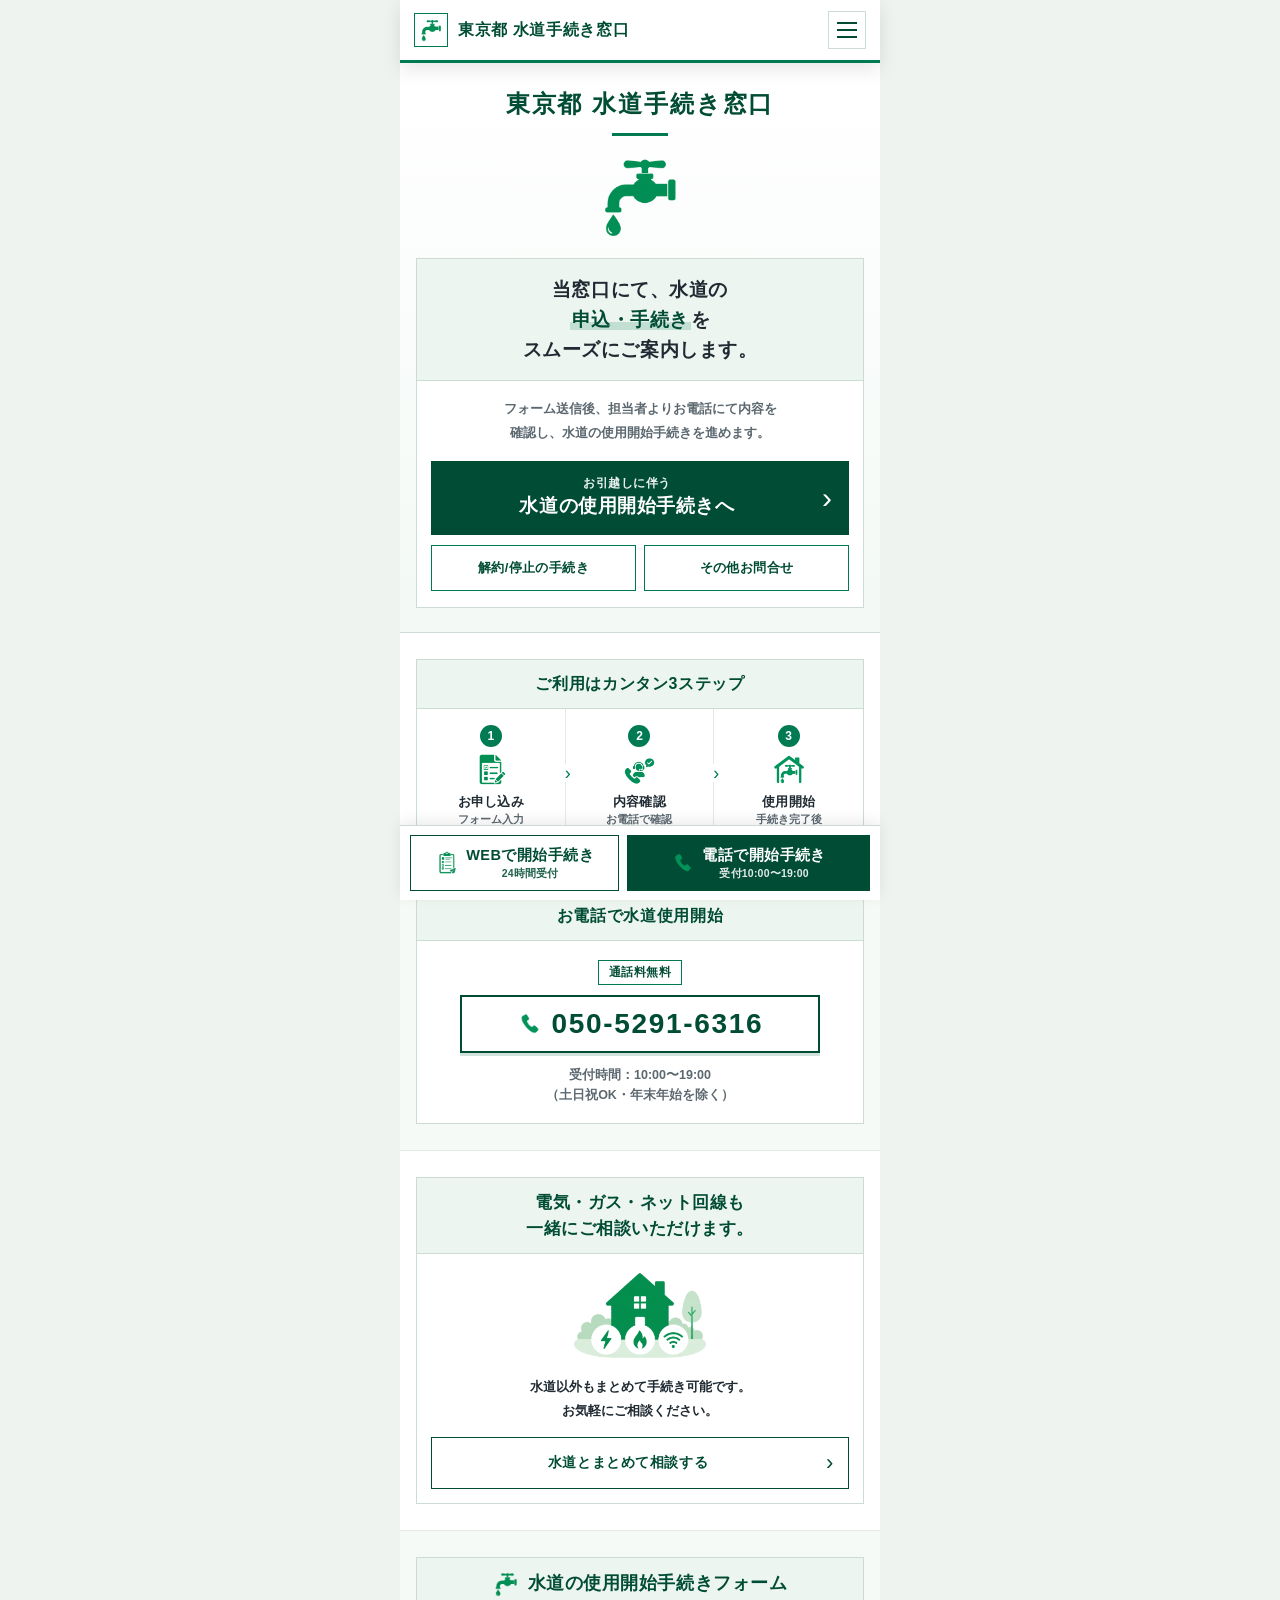
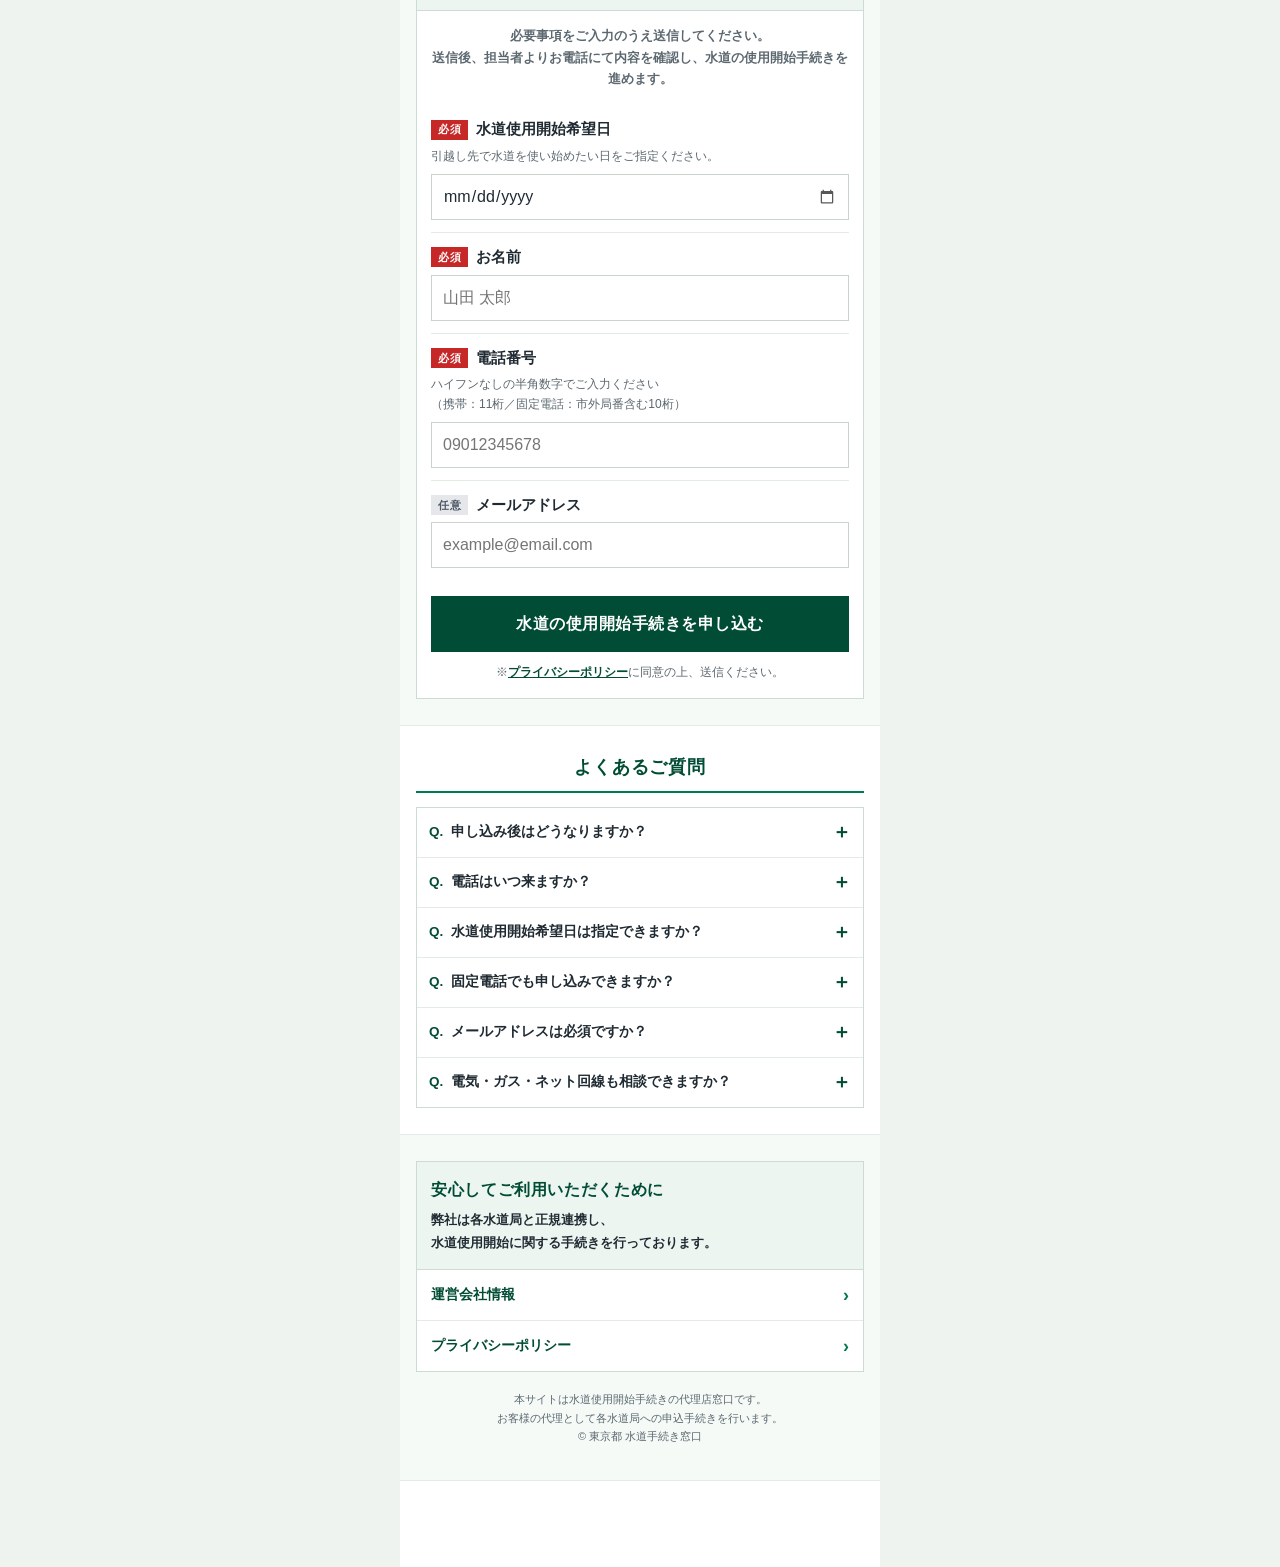
<file: index.html>
<!DOCTYPE html>
<html lang="ja">
<head>
  <meta charset="UTF-8" />
  <!-- Google Tag Manager -->
  <script>(function(w,d,s,l,i){w[l]=w[l]||[];w[l].push({'gtm.start':
  new Date().getTime(),event:'gtm.js'});var f=d.getElementsByTagName(s)[0],
  j=d.createElement(s),dl=l!='dataLayer'?'&l='+l:'';j.async=true;j.src=
  'https://www.googletagmanager.com/gtm.js?id='+i+dl;f.parentNode.insertBefore(j,f);
  })(window,document,'script','dataLayer','GTM-M2349P2B');</script>
  <!-- End Google Tag Manager -->
  <meta name="viewport" content="width=device-width, initial-scale=1.0, viewport-fit=cover" />
  <meta name="format-detection" content="telephone=no" />
  <title>東京都 水道手続き窓口｜引越しに伴う水道使用開始のお申込み</title>
  <meta name="description" content="東京都の引越しに伴う水道の使用開始手続きを、WEB・お電話でスムーズにご案内。WEBは24時間受付、お電話は10:00〜19:00（土日祝OK）で対応。電気・ガス・ネット回線もまとめてご相談いただけます。" />
  <link rel="stylesheet" href="css/style.css" />
</head>

<body>
  <!-- Google Tag Manager (noscript) -->
  <noscript><iframe src="https://www.googletagmanager.com/ns.html?id=GTM-M2349P2B"
  height="0" width="0" style="display:none;visibility:hidden"></iframe></noscript>
  <!-- End Google Tag Manager (noscript) -->
  <div class="app" id="top" data-screen-label="水道手続きLP">

    <header class="header">
      <div class="header__inner">
        <a href="#top" class="brand">
          <span class="brand__mark"><img src="images/icon-tap.png" alt="" /></span>
          <span class="brand__name">東京都 水道手続き窓口</span>
        </a>
        <button class="hamburger" type="button" aria-label="メニューを開く" aria-controls="main-menu" aria-expanded="false">
          <span class="hamburger__lines">
            <span></span><span></span><span></span>
          </span>
        </button>
      </div>
    </header>

    <nav class="menu" id="main-menu" aria-label="メインメニュー">
      <ul class="menu__list">
        <li><a href="#top" data-menu-close>ホーム</a></li>
        <li><a href="#form" data-menu-close>使用開始のお申込み</a></li>
        <li><a href="#faq" data-menu-close>よくあるご質問</a></li>
        <li><a href="company.html">運営会社情報</a></li>
        <li><a href="https://terms.012grp.co.jp/privacy/shinseikatsu_p/" target="_blank" rel="noopener">プライバシーポリシー</a></li>
      </ul>
    </nav>
    <div class="menu__overlay" id="menu-overlay" hidden></div>

    <main>
      <!-- ===== FV ===== -->
      <section class="fv">
        <h1 class="fv__title">東京都 水道手続き窓口</h1>
        <div class="fv__subline"></div>

        <div class="fv__icon">
          <img src="images/icon-tap.png" alt="" />
        </div>

        <div class="notice-box">
          <div class="notice-box__head">
            <p class="notice-box__lead">
              当窓口にて、水道の<br />
              <em>申込・手続き</em>を<br />
              スムーズにご案内します。
            </p>
          </div>

          <div class="notice-box__body">
            <p class="notice-box__desc">
              フォーム送信後、担当者よりお電話にて内容を<br />
              確認し、水道の使用開始手続きを進めます。
            </p>

            <a href="#form" class="main-btn">
              <span class="main-btn__sub">お引越しに伴う</span>
              <span class="main-btn__main">水道の使用開始手続きへ</span>
              <span class="main-btn__arrow">›</span>
            </a>

            <div class="sub-actions">
              <button type="button" data-modal="cancel">解約/停止の手続き</button>
              <button type="button" data-modal="contact">その他お問合せ</button>
            </div>
          </div>
        </div>
      </section>

      <!-- ===== 3 STEP ===== -->
      <section class="section">
        <div class="step-strip">
          <h2 class="step-strip__title">ご利用はカンタン3ステップ</h2>
          <div class="step-strip__list">
            <div class="step-strip__item">
              <span class="step-strip__num">1</span>
              <img class="step-strip__icon" src="images/icon-step-form.png" alt="" />
              <span class="step-strip__label">お申し込み</span>
              <span class="step-strip__desc">フォーム入力</span>
            </div>
            <div class="step-strip__item">
              <span class="step-strip__num">2</span>
              <img class="step-strip__icon" src="images/icon-step-phone.png" alt="" />
              <span class="step-strip__label">内容確認</span>
              <span class="step-strip__desc">お電話で確認</span>
            </div>
            <div class="step-strip__item">
              <span class="step-strip__num">3</span>
              <img class="step-strip__icon" src="images/icon-step-start.png" alt="" />
              <span class="step-strip__label">使用開始</span>
              <span class="step-strip__desc">手続き完了後</span>
            </div>
          </div>
        </div>
      </section>

      <!-- ===== Phone ===== -->
      <section class="section section--pale">
        <div class="phone-box">
          <div class="phone-box__head">お電話で水道使用開始</div>
          <div class="phone-box__body">
            <p class="phone-box__free">通話料無料</p>
            <a href="tel:050-5291-6316" class="phone-box__number">
              <img src="images/icon-footer-phone.png" alt="" />
              050-5291-6316
            </a>
            <p class="phone-box__hours">受付時間：10:00〜19:00<br />（土日祝OK・年末年始を除く）</p>
          </div>
        </div>
      </section>

      <!-- ===== Lifeline ===== -->
      <section class="section">
        <div class="lifeline-section">
          <div class="lifeline-section__head">
            <h2 class="lifeline-section__title">
              電気・ガス・ネット回線も<br />
              一緒にご相談いただけます。
            </h2>
          </div>
          <div class="lifeline-section__body">
            <img class="lifeline-section__icon" src="images/icon-lifeline.png" alt="" />
            <p class="lifeline-section__text">
              水道以外もまとめて手続き可能です。<br />
              お気軽にご相談ください。
            </p>
            <div class="lifeline-section__note-wrap">
              <a href="#form" class="lifeline-section__cta">
                水道とまとめて相談する
                <span class="lifeline-section__cta-arrow">›</span>
              </a>
            </div>
          </div>
        </div>
      </section>

      <!-- ===== Form ===== -->
      <section class="section section--pale" id="form">
        <div class="form-box">
          <div class="form-box__head">
            <img src="images/icon-tap.png" alt="" />
            <h2 class="form-box__title">水道の使用開始手続きフォーム</h2>
          </div>

          <div class="form-box__body">
            <p class="form-intro">
              必要事項をご入力のうえ送信してください。<br />
              送信後、担当者よりお電話にて内容を確認し、水道の使用開始手続きを進めます。
            </p>

            <form id="lead-form" action="thanks.html" method="post">
              <!-- 計測用 hidden input（URLパラメータ自動取得） -->
              <input type="hidden" id="trk-utm_source" name="utm_source" value="" />
              <input type="hidden" id="trk-utm_medium" name="utm_medium" value="" />
              <input type="hidden" id="trk-utm_campaign" name="utm_campaign" value="" />
              <input type="hidden" id="trk-utm_term" name="utm_term" value="" />
              <input type="hidden" id="trk-utm_content" name="utm_content" value="" />
              <input type="hidden" id="trk-placement" name="placement" value="" />
              <input type="hidden" id="trk-keyword" name="keyword" value="" />
              <input type="hidden" id="trk-matchtype" name="matchtype" value="" />
              <input type="hidden" id="trk-gclid" name="gclid" value="" />
              <input type="hidden" id="trk-fbclid" name="fbclid" value="" />
              <input type="hidden" id="trk-lpv" name="lpv" value="" />
              <input type="hidden" id="trk-lp_path" name="lp_path" value="" />
              <input type="hidden" id="trk-referrer" name="referrer" value="" />

              <div class="field">
                <div class="field__head">
                  <span class="badge">必須</span>
                  <label for="date">水道使用開始希望日</label>
                </div>
                <span class="field__help">引越し先で水道を使い始めたい日をご指定ください。</span>
                <input id="date" name="start_date" type="date" required />
              </div>

              <div class="field">
                <div class="field__head">
                  <span class="badge">必須</span>
                  <label for="name">お名前</label>
                </div>
                <input id="name" name="name" type="text" placeholder="山田 太郎" required />
              </div>

              <div class="field">
                <div class="field__head">
                  <span class="badge">必須</span>
                  <label for="tel">電話番号</label>
                </div>
                <span class="field__help">
                  ハイフンなしの半角数字でご入力ください<br />
                  （携帯：11桁／固定電話：市外局番含む10桁）
                </span>
                <input id="tel" name="tel" type="tel" inputmode="numeric" placeholder="09012345678" required />
              </div>

              <div class="field">
                <div class="field__head">
                  <span class="badge badge--optional">任意</span>
                  <label for="mail">メールアドレス</label>
                </div>
                <input id="mail" name="email" type="email" placeholder="example@email.com" />
              </div>

              <button type="submit" class="submit" id="submit-btn">水道の使用開始手続きを申し込む</button>

              <p class="privacy">
                ※<a href="https://terms.012grp.co.jp/privacy/shinseikatsu_p/" target="_blank" rel="noopener">プライバシーポリシー</a>に同意の上、送信ください。
              </p>
            </form>
          </div>
        </div>
      </section>

      <!-- ===== FAQ ===== -->
      <section class="section" id="faq">
        <h2 class="section-title--plain">よくあるご質問</h2>

        <div class="faq-list">
          <details>
            <summary><span class="q">Q.</span><span class="q-text">申し込み後はどうなりますか？</span><span class="plus">＋</span></summary>
            <div class="answer">フォーム送信後、当窓口の担当者よりお電話にてご連絡いたします。内容を確認のうえ、水道の使用開始手続きを進めます。</div>
          </details>

          <details>
            <summary><span class="q">Q.</span><span class="q-text">電話はいつ来ますか？</span><span class="plus">＋</span></summary>
            <div class="answer">原則として営業時間内に順次ご連絡いたします。お申込み時間帯によっては翌営業日のご連絡となる場合があります。</div>
          </details>

          <details>
            <summary><span class="q">Q.</span><span class="q-text">水道使用開始希望日は指定できますか？</span><span class="plus">＋</span></summary>
            <div class="answer">はい、ご指定いただけます。フォーム内の「水道使用開始希望日」欄にご希望日をご入力ください。</div>
          </details>

          <details>
            <summary><span class="q">Q.</span><span class="q-text">固定電話でも申し込みできますか？</span><span class="plus">＋</span></summary>
            <div class="answer">はい、固定電話番号でもお申込みいただけます。市外局番を含む10桁の番号をハイフンなしでご入力ください。</div>
          </details>

          <details>
            <summary><span class="q">Q.</span><span class="q-text">メールアドレスは必須ですか？</span><span class="plus">＋</span></summary>
            <div class="answer">メールアドレスのご入力は任意です。お電話でのご連絡が原則となります。</div>
          </details>

          <details>
            <summary><span class="q">Q.</span><span class="q-text">電気・ガス・ネット回線も相談できますか？</span><span class="plus">＋</span></summary>
            <div class="answer">はい、お引越しに伴う電気・ガス・インターネット回線のお手続きも、必要に応じてまとめてご相談いただけます。</div>
          </details>
        </div>
      </section>

      <!-- ===== Security ===== -->
      <section class="section section--pale">
        <div class="security">
          <div class="security__head">
            <h2 class="security__title">安心してご利用いただくために</h2>
            <p class="security__text">
              弊社は各水道局と正規連携し、<br />
              水道使用開始に関する手続きを行っております。
            </p>
          </div>

          <a href="company.html" class="trust-link">
            <span>運営会社情報</span>
            <span class="trust-link__arrow">›</span>
          </a>
          <a href="https://terms.012grp.co.jp/privacy/shinseikatsu_p/" target="_blank" rel="noopener" class="trust-link">
            <span>プライバシーポリシー</span>
            <span class="trust-link__arrow">›</span>
          </a>
        </div>

        <p class="footnote">
          本サイトは水道使用開始手続きの代理店窓口です。<br />
          お客様の代理として各水道局への申込手続きを行います。<br />
          © 東京都 水道手続き窓口
        </p>
      </section>
    </main>

    <!-- ===== Bottom Fixed CTA ===== -->
    <nav class="bottom-cta" aria-label="フッターメニュー">
      <a href="#form" class="bottom-cta__web">
        <img src="images/icon-footer-web.png" alt="" />
        <span>
          WEBで開始手続き
          <small>24時間受付</small>
        </span>
      </a>
      <a href="tel:050-5291-6316" class="bottom-cta__tel">
        <img src="images/icon-footer-phone.png" alt="" />
        <span>
          電話で開始手続き
          <small>受付10:00〜19:00</small>
        </span>
      </a>
    </nav>

    <!-- ===== Modals ===== -->
    <div class="modal" id="modal-cancel" role="dialog" aria-modal="true" aria-labelledby="modal-cancel-title">
      <div class="modal__backdrop" data-modal-close></div>
      <div class="modal__panel">
        <button type="button" class="modal__close" data-modal-close aria-label="閉じる">×</button>
        <h3 id="modal-cancel-title" class="modal__title">解約・停止のご案内</h3>
        <p class="modal__body">
          当窓口では<strong>水道の新規使用開始手続き</strong>を承っております。<br />
          現在ご利用中の水道の解約・停止手続きは、お手数ですがご自身で該当の水道局へご連絡をお願いします。<br />
          以下のサイトよりご契約中の水道局をご確認いただけます。
        </p>
        <a href="http://suidoukyoku.net/" target="_blank" rel="noopener" class="modal__cta">
          ご契約の水道局を調べる
          <span class="modal__cta-arrow">›</span>
        </a>
        <p class="modal__note">※外部サイト（suidoukyoku.net）に遷移します。</p>
      </div>
    </div>

    <div class="modal" id="modal-contact" role="dialog" aria-modal="true" aria-labelledby="modal-contact-title">
      <div class="modal__backdrop" data-modal-close></div>
      <div class="modal__panel">
        <button type="button" class="modal__close" data-modal-close aria-label="閉じる">×</button>
        <h3 id="modal-contact-title" class="modal__title">その他のお問合せについて</h3>
        <p class="modal__body">
          当窓口では<strong>水道の新規使用開始手続き</strong>を承っております。<br />
          契約内容の確認や支払い方法の変更など、その他のお問合せは、お手数ですが該当の水道局へご自身でご連絡をお願いします。<br />
          以下のサイトよりご契約中の水道局をご確認いただけます。
        </p>
        <a href="http://suidoukyoku.net/" target="_blank" rel="noopener" class="modal__cta">
          ご契約の水道局を調べる
          <span class="modal__cta-arrow">›</span>
        </a>
        <p class="modal__note">※外部サイト（suidoukyoku.net）に遷移します。</p>
      </div>
    </div>

  </div>

  <script src="js/main.js" defer></script>
</body>
</html>
</file>
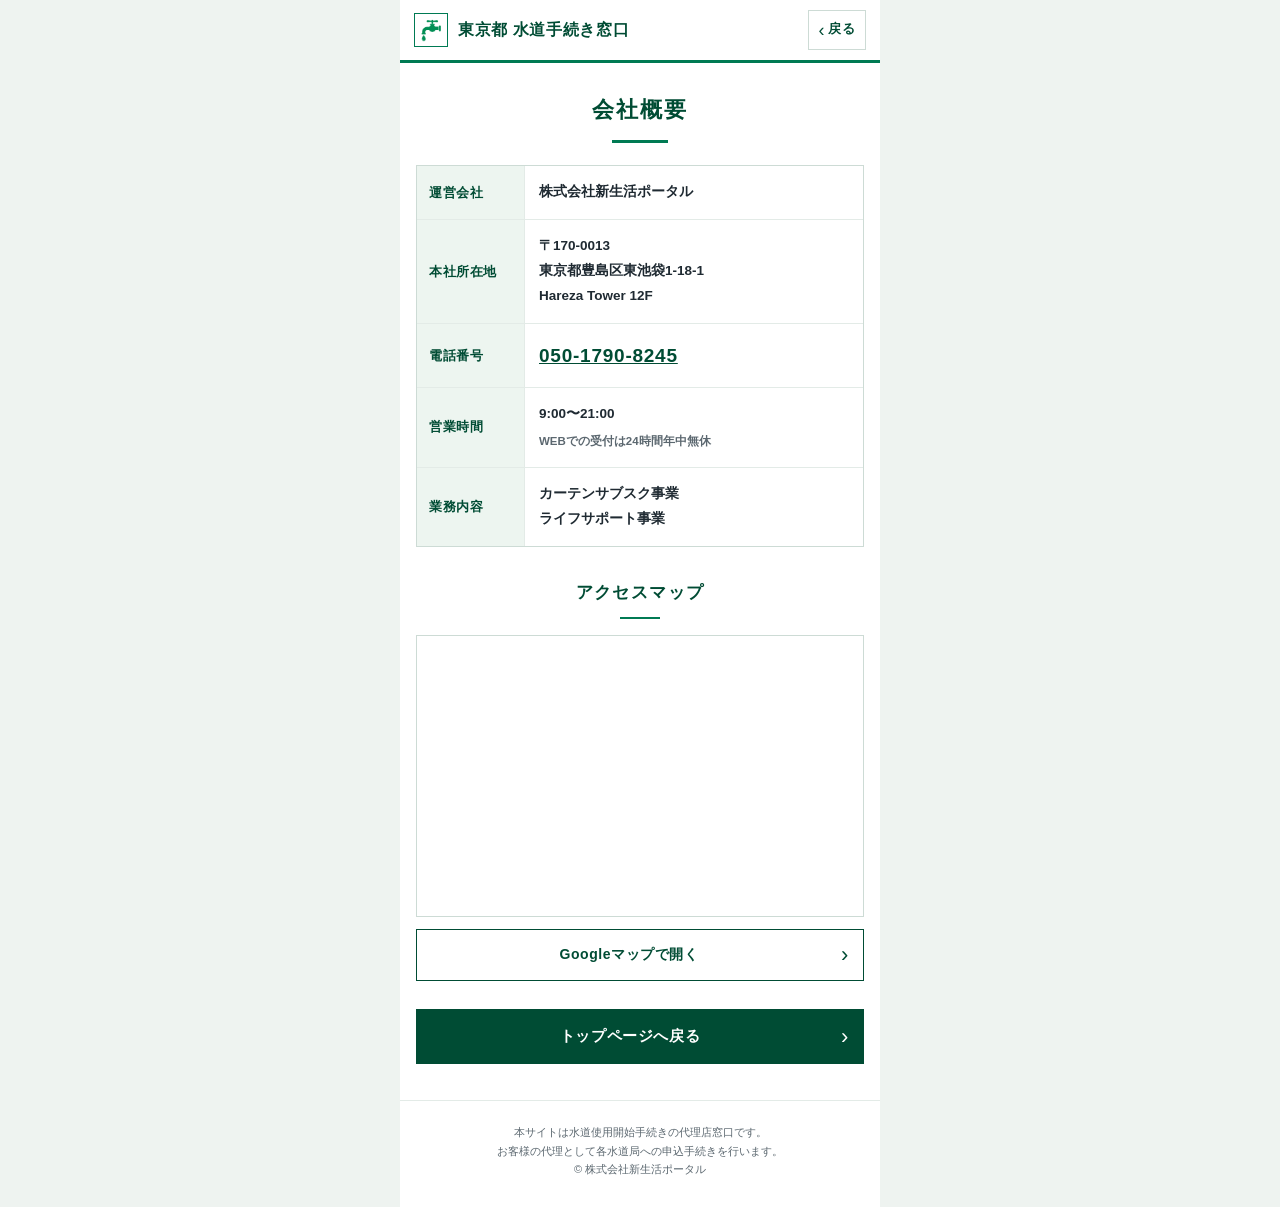
<file: company.html>
<!DOCTYPE html>
<html lang="ja">
<head>
  <meta charset="UTF-8" />
  <meta name="viewport" content="width=device-width, initial-scale=1.0, viewport-fit=cover" />
  <meta name="format-detection" content="telephone=no" />
  <title>会社概要｜東京都 水道手続き窓口</title>
  <link rel="stylesheet" href="css/company.css?v=1" />
</head>
<body>
  <div class="app" data-screen-label="会社概要">

    <header class="header">
      <div class="header__inner">
        <a href="index.html" class="brand">
          <span class="brand__mark"><img src="images/icon-tap.png" alt="" /></span>
          <span class="brand__name">東京都 水道手続き窓口</span>
        </a>
        <a href="index.html" class="back-link" aria-label="トップへ戻る">
          <span class="back-link__arrow">‹</span>
          <span>戻る</span>
        </a>
      </div>
    </header>

    <main class="main">

      <h1 class="page-title">会社概要</h1>
      <div class="page-title__line"></div>

      <div class="info-table">
        <dl>
          <div class="info-row">
            <dt>運営会社</dt>
            <dd>株式会社新生活ポータル</dd>
          </div>
          <div class="info-row">
            <dt>本社所在地</dt>
            <dd>
              〒170-0013<br />
              東京都豊島区東池袋1-18-1<br />
              Hareza Tower 12F
            </dd>
          </div>
          <div class="info-row">
            <dt>電話番号</dt>
            <dd>
              <a href="tel:050-1790-8245" class="tel-link">050-1790-8245</a>
            </dd>
          </div>
          <div class="info-row">
            <dt>営業時間</dt>
            <dd>
              9:00〜21:00<br />
              <small>WEBでの受付は24時間年中無休</small>
            </dd>
          </div>
          <div class="info-row">
            <dt>業務内容</dt>
            <dd>
              カーテンサブスク事業<br />
              ライフサポート事業
            </dd>
          </div>
        </dl>
      </div>

      <h2 class="sub-title">アクセスマップ</h2>
      <div class="sub-title__line"></div>

      <div class="map">
        <iframe
          src="https://www.google.com/maps?q=%E6%9D%B1%E4%BA%AC%E9%83%BD%E8%B1%8A%E5%B3%B6%E5%8C%BA%E6%9D%B1%E6%B1%A0%E8%A2%8B1-18-1+Hareza+Tower&output=embed"
          width="100%"
          height="280"
          style="border:0;"
          loading="lazy"
          referrerpolicy="no-referrer-when-downgrade"
          allowfullscreen
          title="Hareza Tower 地図">
        </iframe>
      </div>

      <a href="https://maps.google.com/?cid=2916974627489446791&g_mp=CiVnb29nbGUubWFwcy5wbGFjZXMudjEuUGxhY2VzLkdldFBsYWNlEAMYASAF&hl=ja&gl=JP&source=embed"
         target="_blank" rel="noopener" class="map-link">
        Googleマップで開く
        <span class="map-link__arrow">›</span>
      </a>

      <a href="index.html" class="home-btn">
        トップページへ戻る
        <span class="home-btn__arrow">›</span>
      </a>
    </main>

    <footer class="footer">
      本サイトは水道使用開始手続きの代理店窓口です。<br />
      お客様の代理として各水道局への申込手続きを行います。<br />
      © 株式会社新生活ポータル
    </footer>
  </div>
</body>
</html>
</file>
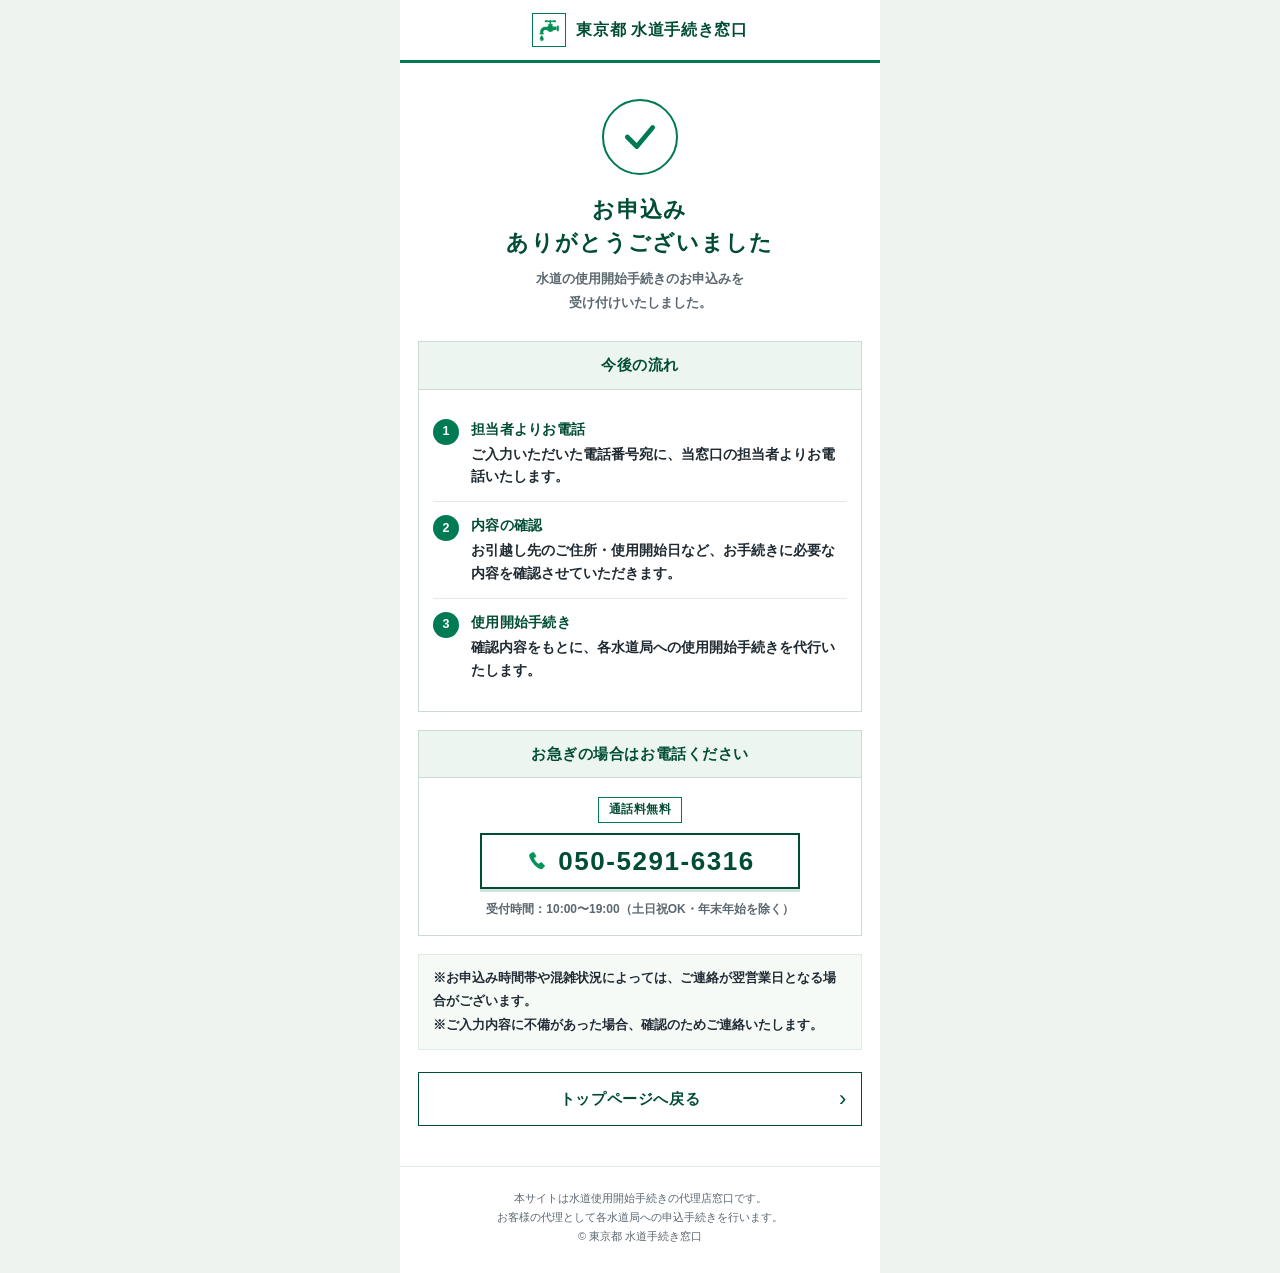
<file: thanks.html>
<!DOCTYPE html>
<html lang="ja">
<head>
  <meta charset="UTF-8" />
  <!-- Google Tag Manager -->
  <script>(function(w,d,s,l,i){w[l]=w[l]||[];w[l].push({'gtm.start':
  new Date().getTime(),event:'gtm.js'});var f=d.getElementsByTagName(s)[0],
  j=d.createElement(s),dl=l!='dataLayer'?'&l='+l:'';j.async=true;j.src=
  'https://www.googletagmanager.com/gtm.js?id='+i+dl;f.parentNode.insertBefore(j,f);
  })(window,document,'script','dataLayer','GTM-M2349P2B');</script>
  <!-- End Google Tag Manager -->
  <meta name="viewport" content="width=device-width, initial-scale=1.0, viewport-fit=cover" />
  <meta name="format-detection" content="telephone=no" />
  <meta name="robots" content="noindex, nofollow" />
  <title>お申込みありがとうございました｜東京都 水道手続き窓口</title>
  <link rel="stylesheet" href="css/thanks.css" />
</head>
<body>
  <!-- Google Tag Manager (noscript) -->
  <noscript><iframe src="https://www.googletagmanager.com/ns.html?id=GTM-M2349P2B"
  height="0" width="0" style="display:none;visibility:hidden"></iframe></noscript>
  <!-- End Google Tag Manager (noscript) -->
  <div class="app" data-screen-label="サンクスページ">

    <header class="header">
      <div class="header__inner">
        <a href="index.html" class="brand">
          <span class="brand__mark"><img src="images/icon-tap.png" alt="" /></span>
          <span class="brand__name">東京都 水道手続き窓口</span>
        </a>
      </div>
    </header>

    <main class="main">

      <div class="check" aria-hidden="true">
        <svg viewBox="0 0 24 24" fill="none" stroke-width="3" stroke-linecap="round" stroke-linejoin="round">
          <polyline points="4 12 10 18 20 6"></polyline>
        </svg>
      </div>

      <h1 class="title">お申込み<br />ありがとうございました</h1>
      <p class="subtitle">
        水道の使用開始手続きのお申込みを<br />
        受け付けいたしました。
      </p>

      <div class="panel">
        <div class="panel__head">今後の流れ</div>
        <div class="panel__body">
          <ol class="steps-list">
            <li>
              <strong>担当者よりお電話</strong>
              ご入力いただいた電話番号宛に、当窓口の担当者よりお電話いたします。
            </li>
            <li>
              <strong>内容の確認</strong>
              お引越し先のご住所・使用開始日など、お手続きに必要な内容を確認させていただきます。
            </li>
            <li>
              <strong>使用開始手続き</strong>
              確認内容をもとに、各水道局への使用開始手続きを代行いたします。
            </li>
          </ol>
        </div>
      </div>

      <div class="panel">
        <div class="panel__head">お急ぎの場合はお電話ください</div>
        <div class="panel__body phone-box">
          <p class="phone-box__free">通話料無料</p>
          <a href="tel:050-5291-6316" class="phone-box__number">
            <img src="images/icon-footer-phone.png" alt="" />
            050-5291-6316
          </a>
          <p class="phone-box__hours">受付時間：10:00〜19:00（土日祝OK・年末年始を除く）</p>
        </div>
      </div>

      <p class="notice">
        ※お申込み時間帯や混雑状況によっては、ご連絡が翌営業日となる場合がございます。<br />
        ※ご入力内容に不備があった場合、確認のためご連絡いたします。
      </p>

      <a href="index.html" class="home-btn">
        トップページへ戻る
        <span class="home-btn__arrow">›</span>
      </a>
    </main>

    <footer class="footer">
      本サイトは水道使用開始手続きの代理店窓口です。<br />
      お客様の代理として各水道局への申込手続きを行います。<br />
      © 東京都 水道手続き窓口
    </footer>
  </div>
</body>
</html>
</file>
<file: css/style.css>
:root {
      --green: #007a53;
      --green-dark: #005f40;
      --green-deep: #004c34;
      --green-soft: #edf5f0;
      --green-pale: #f5faf7;
      --line: #cddbd5;
      --line-light: #e3ebe7;
      --text: #1f2a32;
      --muted: #5c6870;
      --bg: #eef3f0;
      --white: #fff;
      --red: #c62828;
    }

    * { box-sizing: border-box; }

    html {
      scroll-behavior: smooth;
      overflow-x: hidden;
    }

    body {
      margin: 0;
      background: var(--bg);
      color: var(--text);
      font-family: -apple-system, BlinkMacSystemFont, "Hiragino Kaku Gothic ProN", "Yu Gothic", "YuGothic", "Noto Sans JP", sans-serif;
      line-height: 1.7;
      overflow-x: hidden;
      -webkit-text-size-adjust: 100%;
    }

    a { color: inherit; text-decoration: none; }
    img { display: block; max-width: 100%; }
    button { font-family: inherit; cursor: pointer; }

    .app {
      width: 100%;
      max-width: 480px;
      min-height: 100vh;
      margin: 0 auto;
      background: #fff;
      padding-top: 63px;
      padding-bottom: 86px;
      position: relative;
    }

    /* ===== Header ===== */
    .header {
      position: fixed;
      top: 0;
      left: 50%;
      transform: translateX(-50%);
      width: 100%;
      max-width: 480px;
      z-index: 100;
      background: #fff;
      border-bottom: 3px solid var(--green);
    }

    .header__inner {
      height: 60px;
      padding: 0 14px;
      display: flex;
      align-items: center;
      justify-content: space-between;
    }

    .brand {
      display: flex;
      align-items: center;
      gap: 10px;
      min-width: 0;
    }

    .brand__mark {
      width: 34px;
      height: 34px;
      border: 1px solid var(--green);
      display: grid;
      place-items: center;
      background: #fff;
      flex: 0 0 auto;
    }

    .brand__mark img {
      width: 24px;
      height: 24px;
      object-fit: contain;
    }

    .brand__name {
      color: var(--green-deep);
      font-size: 15.5px;
      font-weight: 800;
      letter-spacing: 0.04em;
      white-space: nowrap;
    }

    .hamburger {
      width: 38px;
      height: 38px;
      border: 1px solid var(--line);
      background: #fff;
      display: grid;
      place-items: center;
      padding: 0;
    }

    .hamburger__lines {
      width: 20px;
      display: grid;
      gap: 5px;
    }

    .hamburger__lines span {
      height: 2px;
      background: var(--green-deep);
      display: block;
      transition: transform .25s, opacity .2s;
    }

    .hamburger[aria-expanded="true"] .hamburger__lines span:nth-child(1) {
      transform: translateY(7px) rotate(45deg);
    }
    .hamburger[aria-expanded="true"] .hamburger__lines span:nth-child(2) {
      opacity: 0;
    }
    .hamburger[aria-expanded="true"] .hamburger__lines span:nth-child(3) {
      transform: translateY(-7px) rotate(-45deg);
    }

    /* ===== Drawer Menu ===== */
    .menu {
      position: fixed;
      left: 50%;
      top: 0;
      transform: translateX(-50%);
      z-index: 99;
      width: 100%;
      max-width: 480px;
      background: #fff;
      border-bottom: 3px solid var(--green);
      box-shadow: 0 6px 18px rgba(0,0,0,0.10);
      padding-top: 60px;
      max-height: 0;
      overflow: hidden;
      transition: max-height .3s ease;
      pointer-events: none;
    }

    .menu[data-open="true"] {
      max-height: 100vh;
      pointer-events: auto;
    }

    .menu__list {
      list-style: none;
      margin: 0;
      padding: 0;
    }

    .menu__list a {
      display: flex;
      align-items: center;
      justify-content: space-between;
      padding: 16px 18px;
      border-bottom: 1px solid var(--line-light);
      color: var(--green-deep);
      font-size: 14.5px;
      font-weight: 800;
      letter-spacing: 0.04em;
    }

    .menu__list a::after {
      content: "›";
      color: var(--green);
      font-size: 20px;
      line-height: 1;
      font-weight: 300;
    }

    .menu__overlay {
      position: fixed;
      inset: 0;
      background: rgba(0,0,0,0.32);
      z-index: 90;
      opacity: 0;
      pointer-events: none;
      transition: opacity .25s;
    }

    .menu__overlay[data-open="true"] {
      opacity: 1;
      pointer-events: auto;
    }

    /* ===== Modal ===== */
    .modal {
      position: fixed;
      inset: 0;
      z-index: 200;
      display: none;
      align-items: center;
      justify-content: center;
      padding: 24px 18px;
    }

    .modal[data-open="true"] {
      display: flex;
    }

    .modal__backdrop {
      position: absolute;
      inset: 0;
      background: rgba(15, 30, 25, 0.55);
    }

    .modal__panel {
      position: relative;
      width: 100%;
      max-width: 380px;
      background: #fff;
      border-top: 4px solid var(--green);
      padding: 22px 18px 20px;
    }

    .modal__close {
      position: absolute;
      top: 6px;
      right: 6px;
      width: 36px;
      height: 36px;
      border: 0;
      background: transparent;
      color: var(--muted);
      font-size: 22px;
      line-height: 1;
      cursor: pointer;
    }

    .modal__title {
      margin: 0 0 12px;
      color: var(--green-deep);
      font-size: 17px;
      font-weight: 900;
      line-height: 1.5;
      text-align: center;
      letter-spacing: 0.04em;
    }

    .modal__body {
      margin: 0 0 14px;
      color: var(--text);
      font-size: 13px;
      line-height: 1.85;
      font-weight: 600;
    }

    .modal__body strong {
      color: var(--green-deep);
      font-weight: 900;
    }

    .modal__cta {
      position: relative;
      display: block;
      padding: 13px 36px 13px 16px;
      background: var(--green-deep);
      color: #fff;
      text-align: center;
      font-size: 14.5px;
      font-weight: 900;
      letter-spacing: 0.04em;
      border: 1px solid var(--green-deep);
    }

    .modal__cta-arrow {
      position: absolute;
      right: 14px;
      top: 50%;
      transform: translateY(-50%);
      font-size: 24px;
      font-weight: 300;
      line-height: 1;
    }

    .modal__note {
      margin: 10px 0 0;
      color: var(--muted);
      font-size: 11.5px;
      line-height: 1.6;
      text-align: center;
    }

    /* ===== Common ===== */
    .section {
      padding: 26px 16px;
      border-bottom: 1px solid var(--line-light);
    }

    .section--pale {
      background: var(--green-pale);
    }

    .section-title--plain {
      margin: 0 0 14px;
      padding: 0 0 9px;
      border-bottom: 2px solid var(--green);
      color: var(--green-deep);
      font-size: 18px;
      font-weight: 900;
      letter-spacing: 0.04em;
      text-align: center;
    }

    /* ===== FV ===== */
    .fv {
      padding: 24px 16px 24px;
      background: linear-gradient(180deg, #ffffff 0%, #f3f9f5 100%);
      border-bottom: 1px solid var(--line);
    }

    .fv__title {
      margin: 0;
      text-align: center;
      color: var(--green-deep);
      font-size: 24px;
      line-height: 1.4;
      letter-spacing: 0.08em;
      font-weight: 900;
    }

    .fv__subline {
      width: 56px;
      height: 3px;
      margin: 12px auto 16px;
      background: var(--green);
    }

    .fv__icon {
      width: 88px;
      height: 88px;
      margin: 0 auto 18px;
      display: grid;
      place-items: center;
    }

    .fv__icon img {
      width: 88px;
      height: 88px;
      object-fit: contain;
    }

    .notice-box {
      background: #fff;
      border: 1px solid var(--line);
    }

    .notice-box__head {
      background: var(--green-soft);
      border-bottom: 1px solid var(--line);
      padding: 16px 14px 14px;
      text-align: center;
    }

    .notice-box__lead {
      margin: 0;
      font-size: 19px;
      line-height: 1.6;
      font-weight: 900;
      color: var(--text);
      letter-spacing: 0.03em;
    }

    .notice-box__lead em {
      font-style: normal;
      color: var(--green-deep);
      background: linear-gradient(transparent 62%, rgba(0,122,83,0.18) 62%);
      padding: 0 2px;
    }

    .notice-box__body {
      padding: 16px 14px 16px;
    }

    .notice-box__desc {
      margin: 0 0 16px;
      color: var(--muted);
      font-size: 13px;
      line-height: 1.85;
      text-align: center;
      font-weight: 600;
    }

    .main-btn {
      position: relative;
      display: block;
      background: var(--green-deep);
      color: #fff;
      text-align: center;
      padding: 14px 44px 15px 18px;
      font-weight: 900;
      border: 1px solid var(--green-deep);
      transition: background .15s;
    }

    .main-btn:active { background: var(--green); }

    .main-btn__sub {
      display: block;
      font-size: 12px;
      line-height: 1.3;
      opacity: 0.92;
      margin-bottom: 3px;
      letter-spacing: 0.04em;
    }

    .main-btn__main {
      display: block;
      font-size: 18.5px;
      line-height: 1.35;
      letter-spacing: 0.03em;
    }

    .main-btn__arrow {
      position: absolute;
      right: 16px;
      top: 50%;
      transform: translateY(-50%);
      font-size: 30px;
      font-weight: 300;
      line-height: 1;
    }

    .sub-actions {
      display: grid;
      grid-template-columns: 1fr 1fr;
      gap: 8px;
      margin-top: 10px;
    }

    .sub-actions button {
      min-height: 46px;
      border: 1px solid var(--green);
      background: #fff;
      color: var(--green-deep);
      font-size: 13px;
      font-weight: 800;
      letter-spacing: 0.03em;
    }

    /* ===== 3 STEP ===== */
    .step-strip {
      border: 1px solid var(--line);
      background: #fff;
    }

    .step-strip__title {
      margin: 0;
      padding: 10px 10px;
      text-align: center;
      background: var(--green-soft);
      border-bottom: 1px solid var(--line);
      color: var(--green-deep);
      font-size: 16px;
      font-weight: 900;
      letter-spacing: 0.04em;
    }

    .step-strip__list {
      display: grid;
      grid-template-columns: 1fr 1fr 1fr;
    }

    .step-strip__item {
      position: relative;
      min-width: 0;
      padding: 12px 4px 11px;
      text-align: center;
      border-right: 1px solid var(--line-light);
    }

    .step-strip__item:last-child {
      border-right: 0;
    }

    .step-strip__num {
      display: inline-grid;
      place-items: center;
      width: 22px;
      height: 22px;
      margin-bottom: 6px;
      background: var(--green);
      color: #fff;
      border-radius: 50%;
      font-size: 12px;
      font-weight: 900;
      line-height: 1;
    }

    .step-strip__icon {
      width: 34px;
      height: 34px;
      object-fit: contain;
      margin: 0 auto 6px;
    }

    .step-strip__label {
      display: block;
      color: var(--text);
      font-size: 13px;
      line-height: 1.35;
      font-weight: 900;
      letter-spacing: 0.02em;
      white-space: nowrap;
    }

    .step-strip__desc {
      display: block;
      margin-top: 2px;
      color: var(--muted);
      font-size: 10.5px;
      line-height: 1.35;
      font-weight: 600;
    }

    .step-strip__item:not(:last-child)::after {
      content: "›";
      position: absolute;
      right: -7px;
      top: 50%;
      transform: translateY(-50%);
      color: var(--green);
      background: #fff;
      font-size: 18px;
      line-height: 1;
      z-index: 1;
      padding: 0 1px;
    }

    /* ===== Phone Box ===== */
    .phone-box {
      border: 1px solid var(--line);
      background: #fff;
    }

    .phone-box__head {
      background: var(--green-soft);
      border-bottom: 1px solid var(--line);
      padding: 10px 12px;
      color: var(--green-deep);
      font-size: 16px;
      font-weight: 900;
      letter-spacing: 0.04em;
      text-align: center;
    }

    .phone-box__body {
      padding: 16px 14px 18px;
      text-align: center;
    }

    .phone-box__free {
      display: inline-block;
      margin: 0 0 10px;
      padding: 2px 10px;
      border: 1px solid var(--green);
      color: var(--green-deep);
      font-size: 11.5px;
      font-weight: 900;
      letter-spacing: 0.05em;
    }

    .phone-box__number {
      display: flex;
      align-items: center;
      justify-content: center;
      gap: 9px;
      width: 100%;
      max-width: 360px;
      min-height: 58px;
      margin: 0 auto;
      border: 2px solid var(--green-deep);
      background: #fff;
      color: var(--green-deep);
      font-size: 28px;
      line-height: 1.1;
      font-family: "Helvetica Neue", Arial, sans-serif;
      font-weight: 900;
      letter-spacing: 0.06em;
      box-shadow: 0 3px 0 rgba(0, 95, 64, 0.18);
      transition: transform .08s, box-shadow .08s;
    }

    .phone-box__number img {
      width: 26px;
      height: 26px;
      object-fit: contain;
      flex: 0 0 auto;
    }

    .phone-box__number:active {
      transform: translateY(2px);
      box-shadow: 0 1px 0 rgba(0, 95, 64, 0.18);
    }

    .phone-box__hours {
      margin: 12px 0 0;
      color: var(--muted);
      font-size: 12.5px;
      line-height: 1.6;
      font-weight: 600;
    }

    /* ===== Lifeline ===== */
    .lifeline-section {
      border: 1px solid var(--line);
      background: #fff;
    }

    .lifeline-section__head {
      padding: 12px 14px;
      background: var(--green-soft);
      border-bottom: 1px solid var(--line);
    }

    .lifeline-section__title {
      margin: 0;
      color: var(--green-deep);
      font-size: 16.5px;
      line-height: 1.55;
      font-weight: 900;
      letter-spacing: 0.03em;
      text-align: center;
    }

    .lifeline-section__body {
      padding: 14px 14px 14px;
    }

    .lifeline-section__icon {
      width: 158px;
      max-width: 56%;
      margin: 0 auto 10px;
      object-fit: contain;
    }

    .lifeline-section__text {
      margin: 0;
      color: var(--text);
      font-size: 13px;
      line-height: 1.85;
      font-weight: 600;
      text-align: center;
    }

    .lifeline-section__cta {
      position: relative;
      display: block;
      margin-top: 14px;
      padding: 13px 38px 13px 14px;
      background: #fff;
      border: 1.5px solid var(--green-deep);
      color: var(--green-deep);
      text-align: center;
      font-size: 14px;
      font-weight: 900;
      letter-spacing: 0.04em;
      transition: background .15s, color .15s;
    }

    .lifeline-section__cta:active {
      background: var(--green-deep);
      color: #fff;
    }

    .lifeline-section__cta-arrow {
      position: absolute;
      right: 14px;
      top: 50%;
      transform: translateY(-50%);
      font-size: 22px;
      font-weight: 300;
      line-height: 1;
    }

    /* ===== Form ===== */
    .form-box {
      border: 1px solid var(--line);
      background: #fff;
    }

    .form-box__head {
      padding: 13px 14px;
      background: var(--green-soft);
      border-bottom: 1px solid var(--line);
      display: flex;
      align-items: center;
      justify-content: center;
      gap: 9px;
    }

    .form-box__head img {
      width: 26px;
      height: 26px;
      object-fit: contain;
    }

    .form-box__title {
      margin: 0;
      color: var(--green-deep);
      font-size: 17.5px;
      font-weight: 900;
      line-height: 1.35;
      text-align: center;
      letter-spacing: 0.03em;
    }

    .form-box__body {
      padding: 15px 14px 16px;
    }

    .form-intro {
      margin: 0 0 14px;
      text-align: center;
      color: var(--muted);
      font-size: 12.5px;
      line-height: 1.75;
      font-weight: 600;
    }

    .field {
      padding: 12px 0;
      border-top: 1px solid var(--line-light);
    }

    .field:first-of-type { border-top: 0; }

    .field__head {
      display: flex;
      align-items: center;
      gap: 8px;
      margin-bottom: 5px;
    }

    .badge {
      display: inline-flex;
      align-items: center;
      justify-content: center;
      height: 20px;
      padding: 0 7px;
      background: var(--red);
      color: #fff;
      font-size: 11px;
      font-weight: 900;
      letter-spacing: 0.05em;
    }

    .badge--optional {
      background: #e5e7eb;
      color: #4b5563;
    }

    label {
      color: var(--text);
      font-size: 14.5px;
      font-weight: 900;
    }

    .field__help {
      display: block;
      margin-bottom: 8px;
      color: var(--muted);
      font-size: 12px;
      line-height: 1.6;
    }

    input {
      width: 100%;
      height: 46px;
      border: 1px solid #c9d4cf;
      background: #fff;
      color: var(--text);
      padding: 0 11px;
      font-size: 16px;
      border-radius: 0;
      font-family: inherit;
      -webkit-appearance: none;
      appearance: none;
    }

    /* iOS Safari の date 入力崩れ対策 */
    input[type="date"] {
      min-height: 46px;
      max-height: 46px;
      line-height: 1.2;
      display: block;
      -webkit-appearance: none;
      appearance: none;
      background-clip: padding-box;
      text-align: left;
    }

    input[type="date"]::-webkit-date-and-time-value {
      text-align: left;
      line-height: 46px;
      min-height: 46px;
    }

    input[type="date"]::-webkit-calendar-picker-indicator {
      opacity: 0.65;
    }

    input:focus {
      outline: 2px solid rgba(0, 122, 83, 0.18);
      border-color: var(--green);
    }

    .submit {
      width: 100%;
      height: 56px;
      margin-top: 16px;
      border: 1px solid var(--green-deep);
      background: var(--green-deep);
      color: #fff;
      font-size: 16px;
      font-weight: 900;
      letter-spacing: 0.03em;
      transition: background .15s;
    }

    .submit:active { background: var(--green); }

    .privacy {
      margin: 11px 0 0;
      text-align: center;
      color: var(--muted);
      font-size: 11.5px;
      line-height: 1.6;
    }

    .privacy a {
      color: var(--green-deep);
      text-decoration: underline;
      font-weight: 800;
    }

    /* ===== FAQ ===== */
    .faq-list {
      border: 1px solid var(--line);
      background: #fff;
    }

    details {
      border-bottom: 1px solid var(--line-light);
    }

    details:last-child { border-bottom: 0; }

    summary {
      list-style: none;
      cursor: pointer;
      display: flex;
      gap: 8px;
      align-items: flex-start;
      padding: 14px 12px;
      font-size: 13.5px;
      line-height: 1.55;
      font-weight: 800;
    }

    summary::-webkit-details-marker { display: none; }

    .q {
      color: var(--green-deep);
      font-weight: 900;
      flex: 0 0 auto;
    }

    .q-text { flex: 1; }

    .plus {
      margin-left: auto;
      color: var(--green-deep);
      font-size: 19px;
      line-height: 1;
      flex: 0 0 auto;
      transition: transform .2s;
    }

    details[open] .plus {
      transform: rotate(45deg);
    }

    .answer {
      padding: 0 12px 14px 32px;
      color: var(--muted);
      font-size: 12.5px;
      line-height: 1.85;
      font-weight: 500;
    }

    /* ===== Security ===== */
    .security {
      border: 1px solid var(--line);
      background: #fff;
    }

    .security__head {
      padding: 14px 14px;
      background: var(--green-soft);
      border-bottom: 1px solid var(--line);
    }

    .security__title {
      margin: 0 0 6px;
      color: var(--green-deep);
      font-size: 16px;
      font-weight: 900;
      letter-spacing: 0.04em;
    }

    .security__text {
      margin: 0;
      color: var(--text);
      font-size: 12.5px;
      line-height: 1.85;
      font-weight: 600;
    }

    .trust-link {
      display: flex;
      align-items: center;
      justify-content: space-between;
      padding: 13px 14px;
      border-bottom: 1px solid var(--line-light);
      color: var(--green-deep);
      font-size: 14px;
      font-weight: 900;
    }

    .trust-link:last-child { border-bottom: 0; }

    .trust-link__arrow {
      color: var(--green);
      font-size: 18px;
      line-height: 1;
    }

    /* ===== Footnote ===== */
    .footnote {
      margin: 18px 16px 0;
      padding-bottom: 8px;
      color: var(--muted);
      font-size: 11px;
      line-height: 1.7;
      text-align: center;
    }

    /* ===== Bottom CTA ===== */
    .bottom-cta {
      position: fixed;
      left: 50%;
      bottom: 0;
      transform: translateX(-50%);
      z-index: 80;
      width: 100%;
      max-width: 480px;
      background: #fff;
      border-top: 1px solid var(--line);
      padding: 9px 10px calc(9px + env(safe-area-inset-bottom));
      display: grid;
      grid-template-columns: 1fr 1.16fr;
      gap: 8px;
      box-shadow: 0 -4px 14px rgba(0,0,0,0.08);
    }

    .bottom-cta a {
      min-height: 56px;
      display: flex;
      align-items: center;
      justify-content: center;
      gap: 7px;
      text-align: center;
      font-size: 14.5px;
      font-weight: 900;
      line-height: 1.25;
      letter-spacing: 0.03em;
      border: 1px solid var(--green-deep);
    }

    .bottom-cta img {
      width: 24px;
      height: 24px;
      object-fit: contain;
      flex: 0 0 auto;
    }

    .bottom-cta__web {
      background: #fff;
      color: var(--green-deep);
    }

    .bottom-cta__tel {
      background: var(--green-deep);
      color: #fff;
    }

    .bottom-cta small {
      display: block;
      margin-top: 2px;
      font-size: 10.5px;
      font-weight: 700;
      letter-spacing: 0.02em;
      opacity: 0.88;
    }

    /* ===== Responsive ===== */
    @media (max-width: 380px) {
      .step-strip__item { padding-left: 3px; padding-right: 3px; }
      .step-strip__icon { width: 30px; height: 30px; }
      .step-strip__label { font-size: 12.3px; letter-spacing: 0; }
      .step-strip__desc { font-size: 9.5px; }
      .phone-box__number { font-size: 26px; gap: 7px; }
      .phone-box__number img { width: 24px; height: 24px; }
      .brand__name { font-size: 14.5px; }
    }

    @media (max-width: 360px) {
      .brand__name { font-size: 13.5px; letter-spacing: 0.02em; }
      .fv__title { font-size: 22px; }
      .notice-box__lead { font-size: 17.5px; }
      .main-btn__main { font-size: 17px; }
      .step-strip__label { font-size: 11.5px; }
      .step-strip__desc { display: none; }
      .phone-box__number { font-size: 23px; min-height: 54px; }
      .bottom-cta a { font-size: 13px; gap: 5px; }
      .bottom-cta img { width: 21px; height: 21px; }
    }
</file>
<file: css/company.css>
:root {
  --green: #007a53;
  --green-dark: #005f40;
  --green-deep: #004c34;
  --green-soft: #edf5f0;
  --green-pale: #f5faf7;
  --line: #cddbd5;
  --line-light: #e3ebe7;
  --text: #1f2a32;
  --muted: #5c6870;
  --bg: #eef3f0;
}

* { box-sizing: border-box; }
html { overflow-x: hidden; }
body {
  margin: 0;
  background: var(--bg);
  color: var(--text);
  font-family: -apple-system, BlinkMacSystemFont, "Hiragino Kaku Gothic ProN", "Yu Gothic", "YuGothic", "Noto Sans JP", sans-serif;
  line-height: 1.7;
  -webkit-text-size-adjust: 100%;
}
a { color: inherit; text-decoration: none; }
img { display: block; max-width: 100%; }

.app {
  width: 100%;
  max-width: 480px;
  min-height: 100vh;
  margin: 0 auto;
  background: #fff;
  padding-top: 63px;
  display: flex;
  flex-direction: column;
}

.header {
  position: fixed;
  top: 0;
  left: 50%;
  transform: translateX(-50%);
  width: 100%;
  max-width: 480px;
  z-index: 100;
  background: #fff;
  border-bottom: 3px solid var(--green);
}

.header__inner {
  height: 60px;
  padding: 0 14px;
  display: flex;
  align-items: center;
  justify-content: space-between;
}

.brand {
  display: flex;
  align-items: center;
  gap: 10px;
  min-width: 0;
}

.brand__mark {
  width: 34px;
  height: 34px;
  border: 1px solid var(--green);
  display: grid;
  place-items: center;
  background: #fff;
  flex: 0 0 auto;
}

.brand__mark img {
  width: 24px;
  height: 24px;
  object-fit: contain;
}

.brand__name {
  color: var(--green-deep);
  font-size: 15.5px;
  font-weight: 800;
  letter-spacing: 0.04em;
  white-space: nowrap;
}

.back-link {
  display: flex;
  align-items: center;
  gap: 3px;
  padding: 8px 10px;
  border: 1px solid var(--line);
  color: var(--green-deep);
  font-size: 12.5px;
  font-weight: 800;
  letter-spacing: 0.04em;
}

.back-link__arrow {
  font-size: 18px;
  line-height: 1;
  font-weight: 300;
}

.main {
  flex: 1;
  padding: 28px 16px 36px;
}

.page-title {
  margin: 0;
  text-align: center;
  color: var(--green-deep);
  font-size: 22px;
  font-weight: 900;
  letter-spacing: 0.1em;
}

.page-title__line {
  width: 56px;
  height: 3px;
  margin: 12px auto 22px;
  background: var(--green);
}

.sub-title {
  margin: 32px 0 0;
  text-align: center;
  color: var(--green-deep);
  font-size: 17px;
  font-weight: 900;
  letter-spacing: 0.08em;
}

.sub-title__line {
  width: 40px;
  height: 2px;
  margin: 10px auto 16px;
  background: var(--green);
}

.info-table {
  border: 1px solid var(--line);
  background: #fff;
}

.info-table dl { margin: 0; }

.info-row {
  display: grid;
  grid-template-columns: 108px 1fr;
  border-bottom: 1px solid var(--line-light);
}

.info-row:last-child { border-bottom: 0; }

.info-row dt {
  margin: 0;
  padding: 14px 12px;
  background: var(--green-soft);
  border-right: 1px solid var(--line-light);
  color: var(--green-deep);
  font-size: 13px;
  font-weight: 900;
  letter-spacing: 0.04em;
  display: flex;
  align-items: center;
}

.info-row dd {
  margin: 0;
  padding: 14px 14px;
  color: var(--text);
  font-size: 13.5px;
  line-height: 1.85;
  font-weight: 600;
}

.info-row dd small {
  display: block;
  margin-top: 4px;
  color: var(--muted);
  font-size: 11.5px;
  font-weight: 600;
}

.tel-link {
  color: var(--green-deep);
  font-family: "Helvetica Neue", Arial, sans-serif;
  font-size: 19px;
  font-weight: 900;
  letter-spacing: 0.04em;
  text-decoration: underline;
}

.map {
  border: 1px solid var(--line);
  background: #fff;
  overflow: hidden;
}

.map iframe { display: block; }

.map-link {
  position: relative;
  display: block;
  margin-top: 12px;
  padding: 13px 36px 13px 14px;
  background: #fff;
  border: 1.5px solid var(--green-deep);
  color: var(--green-deep);
  text-align: center;
  font-size: 14px;
  font-weight: 900;
  letter-spacing: 0.04em;
}

.map-link__arrow {
  position: absolute;
  right: 14px;
  top: 50%;
  transform: translateY(-50%);
  font-size: 22px;
  font-weight: 300;
  line-height: 1;
}

.home-btn {
  position: relative;
  display: block;
  width: 100%;
  margin-top: 28px;
  padding: 14px 36px 14px 16px;
  background: var(--green-deep);
  border: 1.5px solid var(--green-deep);
  color: #fff;
  text-align: center;
  font-size: 14.5px;
  font-weight: 900;
  letter-spacing: 0.04em;
}

.home-btn__arrow {
  position: absolute;
  right: 14px;
  top: 50%;
  transform: translateY(-50%);
  font-size: 22px;
  font-weight: 300;
}

.footer {
  padding: 22px 16px 28px;
  text-align: center;
  color: var(--muted);
  font-size: 11px;
  line-height: 1.7;
  border-top: 1px solid var(--line-light);
}

@media (max-width: 360px) {
  .brand__name { font-size: 13.5px; letter-spacing: 0.02em; }
  .info-row { grid-template-columns: 96px 1fr; }
  .info-row dt { font-size: 12px; padding: 12px 9px; }
  .info-row dd { font-size: 13px; padding: 12px 11px; }
  .tel-link { font-size: 17px; }
}
</file>
<file: css/thanks.css>
:root {
      --green: #007a53;
      --green-dark: #005f40;
      --green-deep: #004c34;
      --green-soft: #edf5f0;
      --green-pale: #f5faf7;
      --line: #cddbd5;
      --line-light: #e3ebe7;
      --text: #1f2a32;
      --muted: #5c6870;
      --bg: #eef3f0;
    }

    * { box-sizing: border-box; }
    html { overflow-x: hidden; }
    body {
      margin: 0;
      background: var(--bg);
      color: var(--text);
      font-family: -apple-system, BlinkMacSystemFont, "Hiragino Kaku Gothic ProN", "Yu Gothic", "YuGothic", "Noto Sans JP", sans-serif;
      line-height: 1.7;
      -webkit-text-size-adjust: 100%;
    }
    a { color: inherit; text-decoration: none; }
    img { display: block; max-width: 100%; }

    .app {
      width: 100%;
      max-width: 480px;
      min-height: 100vh;
      margin: 0 auto;
      background: #fff;
      display: flex;
      flex-direction: column;
    }

    .header {
      background: #fff;
      border-bottom: 3px solid var(--green);
    }

    .header__inner {
      height: 60px;
      padding: 0 14px;
      display: flex;
      align-items: center;
      justify-content: center;
    }

    .brand {
      display: flex;
      align-items: center;
      gap: 10px;
    }

    .brand__mark {
      width: 34px;
      height: 34px;
      border: 1px solid var(--green);
      display: grid;
      place-items: center;
      background: #fff;
    }

    .brand__mark img {
      width: 24px;
      height: 24px;
      object-fit: contain;
    }

    .brand__name {
      color: var(--green-deep);
      font-size: 15.5px;
      font-weight: 800;
      letter-spacing: 0.04em;
    }

    .main {
      flex: 1;
      padding: 36px 18px 40px;
    }

    .check {
      width: 76px;
      height: 76px;
      margin: 0 auto 18px;
      border: 2px solid var(--green);
      border-radius: 50%;
      display: grid;
      place-items: center;
      background: #fff;
    }

    .check svg {
      width: 38px;
      height: 38px;
      stroke: var(--green);
    }

    .title {
      margin: 0 0 8px;
      text-align: center;
      color: var(--green-deep);
      font-size: 22px;
      font-weight: 900;
      letter-spacing: 0.06em;
      line-height: 1.5;
    }

    .subtitle {
      margin: 0 0 26px;
      text-align: center;
      color: var(--muted);
      font-size: 13px;
      font-weight: 600;
      line-height: 1.85;
    }

    .panel {
      border: 1px solid var(--line);
      background: #fff;
      margin-bottom: 18px;
    }

    .panel__head {
      padding: 11px 14px;
      background: var(--green-soft);
      border-bottom: 1px solid var(--line);
      color: var(--green-deep);
      font-size: 14.5px;
      font-weight: 900;
      letter-spacing: 0.04em;
      text-align: center;
    }

    .panel__body {
      padding: 16px 14px;
    }

    .steps-list {
      list-style: none;
      margin: 0;
      padding: 0;
      counter-reset: step;
    }

    .steps-list li {
      position: relative;
      padding: 12px 0 12px 38px;
      border-bottom: 1px solid var(--line-light);
      font-size: 13.5px;
      line-height: 1.7;
      font-weight: 600;
      color: var(--text);
    }

    .steps-list li:last-child { border-bottom: 0; }

    .steps-list li::before {
      counter-increment: step;
      content: counter(step);
      position: absolute;
      left: 0;
      top: 13px;
      width: 26px;
      height: 26px;
      background: var(--green);
      color: #fff;
      display: grid;
      place-items: center;
      border-radius: 50%;
      font-size: 12.5px;
      font-weight: 900;
      letter-spacing: 0;
    }

    .steps-list strong {
      display: block;
      color: var(--green-deep);
      font-weight: 900;
      font-size: 14px;
      margin-bottom: 2px;
      letter-spacing: 0.02em;
    }

    .phone-box {
      text-align: center;
    }

    .phone-box__free {
      display: inline-block;
      margin: 0 0 10px;
      padding: 2px 10px;
      border: 1px solid var(--green);
      color: var(--green-deep);
      font-size: 11.5px;
      font-weight: 900;
      letter-spacing: 0.05em;
    }

    .phone-box__number {
      display: flex;
      align-items: center;
      justify-content: center;
      gap: 9px;
      width: 100%;
      max-width: 320px;
      min-height: 56px;
      margin: 0 auto;
      border: 2px solid var(--green-deep);
      background: #fff;
      color: var(--green-deep);
      font-size: 26px;
      font-family: "Helvetica Neue", Arial, sans-serif;
      font-weight: 900;
      letter-spacing: 0.06em;
      box-shadow: 0 3px 0 rgba(0, 95, 64, 0.18);
    }

    .phone-box__number img {
      width: 24px;
      height: 24px;
      object-fit: contain;
    }

    .phone-box__hours {
      margin: 10px 0 0;
      color: var(--muted);
      font-size: 12px;
      font-weight: 600;
    }

    .notice {
      padding: 12px 14px;
      background: var(--green-pale);
      border: 1px solid var(--line-light);
      color: var(--text);
      font-size: 12.5px;
      line-height: 1.85;
      font-weight: 600;
      margin-bottom: 22px;
    }

    .home-btn {
      position: relative;
      display: block;
      width: 100%;
      padding: 14px 36px 14px 16px;
      background: #fff;
      border: 1.5px solid var(--green-deep);
      color: var(--green-deep);
      text-align: center;
      font-size: 14.5px;
      font-weight: 900;
      letter-spacing: 0.04em;
    }

    .home-btn__arrow {
      position: absolute;
      right: 14px;
      top: 50%;
      transform: translateY(-50%);
      font-size: 22px;
      font-weight: 300;
    }

    .footer {
      padding: 22px 16px 28px;
      text-align: center;
      color: var(--muted);
      font-size: 11px;
      line-height: 1.7;
      border-top: 1px solid var(--line-light);
    }
</file>
